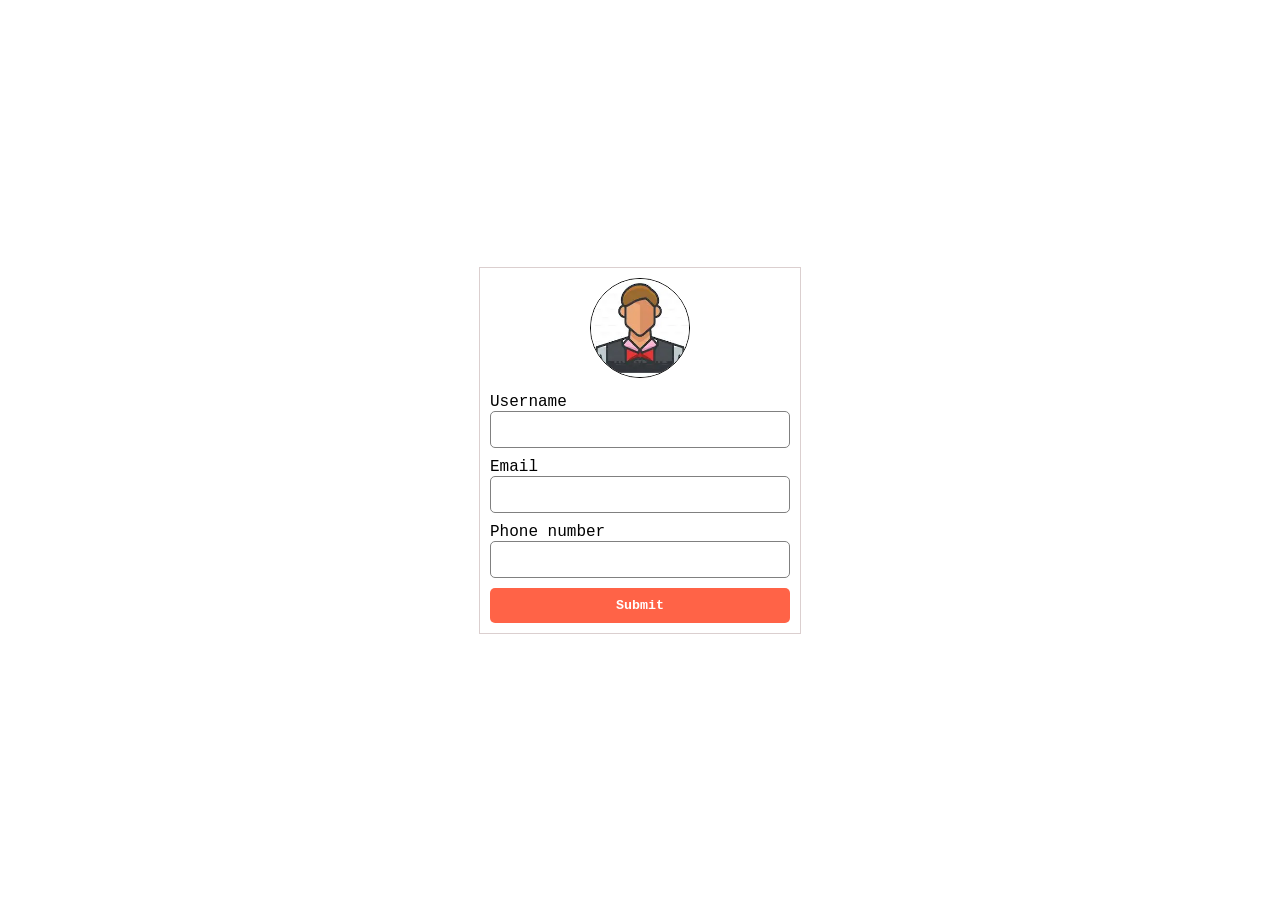
<file: CSS/Day3/Index.html>
<!DOCTYPE html>
<html lang="en">
<head>
    <meta charset="UTF-8">
    <meta name="viewport" content="width=device-width, initial-scale=1.0">
    <title>CSS-class</title>
    <link rel="stylesheet" href="style.css">

</head>
<body>
    <div id="parent">
        <form action="">
            <label for="fileUpload">
                <img src="[data-uri]" alt="">
            </label>
    
            <div class="input-group">
                <label for="">Username</label>
                <input type="text" name="username">
            </div>
    
            <div class="input-group">
                <label for="">Email</label>
                <input type="email">
            </div>

            <div class="input-group">
                <label for="">Phone number</label>
                <input type="number">
            </div>


            <input type="file" id="fileUpload">
            
            <input type="submit"></input>
        </form>
    </div>

</body>
</html>
</file>
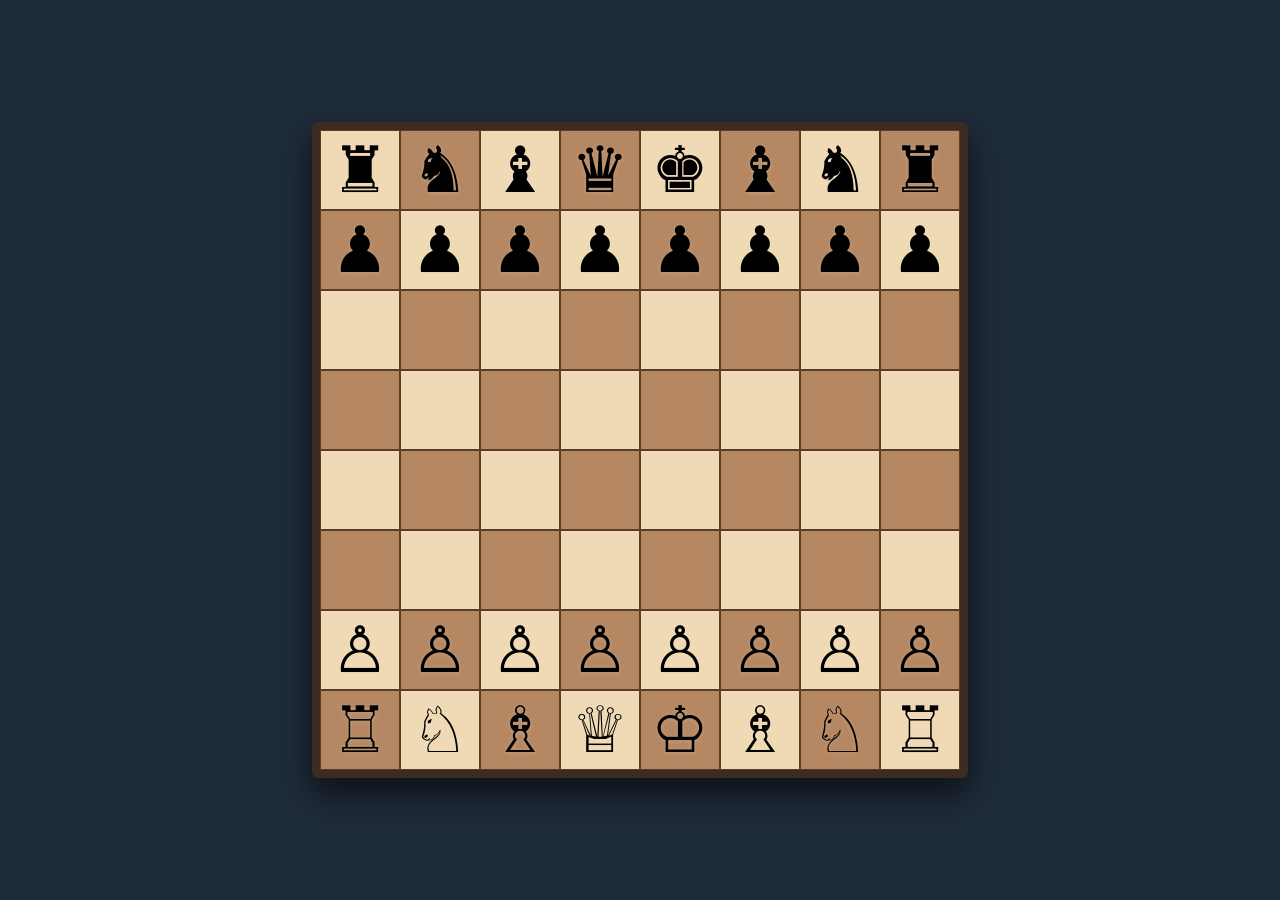
<file: CSS/Day5/index.html>
<!-- chess board UI using flex-box -->
<!DOCTYPE html>
<html lang="en">
<head>
    <meta charset="UTF-8">
    <meta name="viewport" content="width=device-width, initial-scale=1.0">
    <title>Document</title>
    <link rel="stylesheet" href="style.css">

</head>
<body>
    <div class="board">
        <div id="r1" class="row">
            <div id="11" class="cell"><span class="piece">♜</span></div>   <!-- black rook -->
            <div id="12" class="cell"><span class="piece">♞</span></div>   <!-- black knight -->
            <div id="13" class="cell"><span class="piece">♝</span></div>   <!-- black bishop -->
            <div id="14" class="cell"><span class="piece">♛</span></div>   <!-- black queen -->
            <div id="15" class="cell"><span class="piece">♚</span></div>   <!-- black king -->
            <div id="16" class="cell"><span class="piece">♝</span></div>   <!-- black bishop -->
            <div id="17" class="cell"><span class="piece">♞</span></div>   <!-- black knight -->
            <div id="18" class="cell"><span class="piece">♜</span></div>   <!-- black rook -->
        </div>

        <!-- ROW 7 – black pawns -->
        <div id="r2" class="row">
            <div id="21" class="cell"><span class="piece" id="black-pawn-1">♟</span></div>
            <div id="22" class="cell"><span class="piece" id="black-pawn-2">♟</span></div>
            <div id="23" class="cell"><span class="piece" id="black-pawn-3">♟</span></div>
            <div id="24" class="cell"><span class="piece" id="black-pawn-4">♟</span></div>
            <div id="25" class="cell"><span class="piece" id="black-pawn-5">♟</span></div>
            <div id="26" class="cell"><span class="piece" id="black-pawn-6">♟</span></div>
            <div id="27" class="cell"><span class="piece" id="black-pawn-7">♟</span></div>
            <div id="28" class="cell"><span class="piece" id="black-pawn-8">♟</span></div>
        </div>
        
        <div id="r3" class="row">
            <div id="31" class="cell"></div>
            <div id="32" class="cell"></div>
            <div id="33" class="cell"></div>
            <div id="34" class="cell"></div>
            <div id="35" class="cell"></div>
            <div id="36" class="cell"></div>
            <div id="37" class="cell"></div>
            <div id="38" class="cell"></div>
        </div>

        <div id="r4" class="row">
            <div id="41" class="cell"></div>
            <div id="42" class="cell"></div>
            <div id="43" class="cell"></div>
            <div id="44" class="cell"></div>
            <div id="45" class="cell"></div>
            <div id="46" class="cell"></div>
            <div id="47" class="cell"></div>
            <div id="48" class="cell"></div>
        </div>

        <div id="r5" class="row">
            <div id="51" class="cell"></div>
            <div id="52" class="cell"></div>
            <div id="53" class="cell"></div>
            <div id="54" class="cell"></div>
            <div id="55" class="cell"></div>
            <div id="56" class="cell"></div>
            <div id="57" class="cell"></div>
            <div id="58" class="cell"></div>
        </div>

        <div id="r6" class="row">
            <div id="61" class="cell"></div>
            <div id="62" class="cell"></div>
            <div id="63" class="cell"></div>
            <div id="64" class="cell"></div>
            <div id="65" class="cell"></div>
            <div id="66" class="cell"></div>
            <div id="67" class="cell"></div>
            <div id="68" class="cell"></div>
        </div>

        <div id="r7" class="row">
            <div id="71" class="cell"><span class="piece" id="white-pawn-1">♙</span></div>
            <div id="72" class="cell"><span class="piece" id="white-pawn-2">♙</span></div>
            <div id="73" class="cell"><span class="piece" id="white-pawn-3">♙</span></div>
            <div id="74" class="cell"><span class="piece" id="white-pawn-4">♙</span></div>
            <div id="75" class="cell"><span class="piece" id="white-pawn-5">♙</span></div>
            <div id="76" class="cell"><span class="piece" id="white-pawn-6">♙</span></div>
            <div id="77" class="cell"><span class="piece" id="white-pawn-7">♙</span></div>
            <div id="78" class="cell"><span class="piece" id="white-pawn-8">♙</span></div>
        </div>

        <!-- ROW 1 (bottom row) – White pieces -->
        <div id="r8" class="row">
            <div id="81" class="cell"><span class="piece">♖</span></div>   <!-- white rook -->
            <div id="82" class="cell"><span class="piece">♘</span></div>   <!-- white knight -->
            <div id="83" class="cell"><span class="piece">♗</span></div>   <!-- white bishop -->
            <div id="84" class="cell"><span class="piece">♕</span></div>   <!-- white queen -->
            <div id="85" class="cell"><span class="piece">♔</span></div>   <!-- white king -->
            <div id="86" class="cell"><span class="piece">♗</span></div>   <!-- white bishop -->
            <div id="87" class="cell"><span class="piece">♘</span></div>   <!-- white knight -->
            <div id="88" class="cell"><span class="piece">♖</span></div>   <!-- white rook -->
        </div>
    </div>
</body>
</html>
</file>
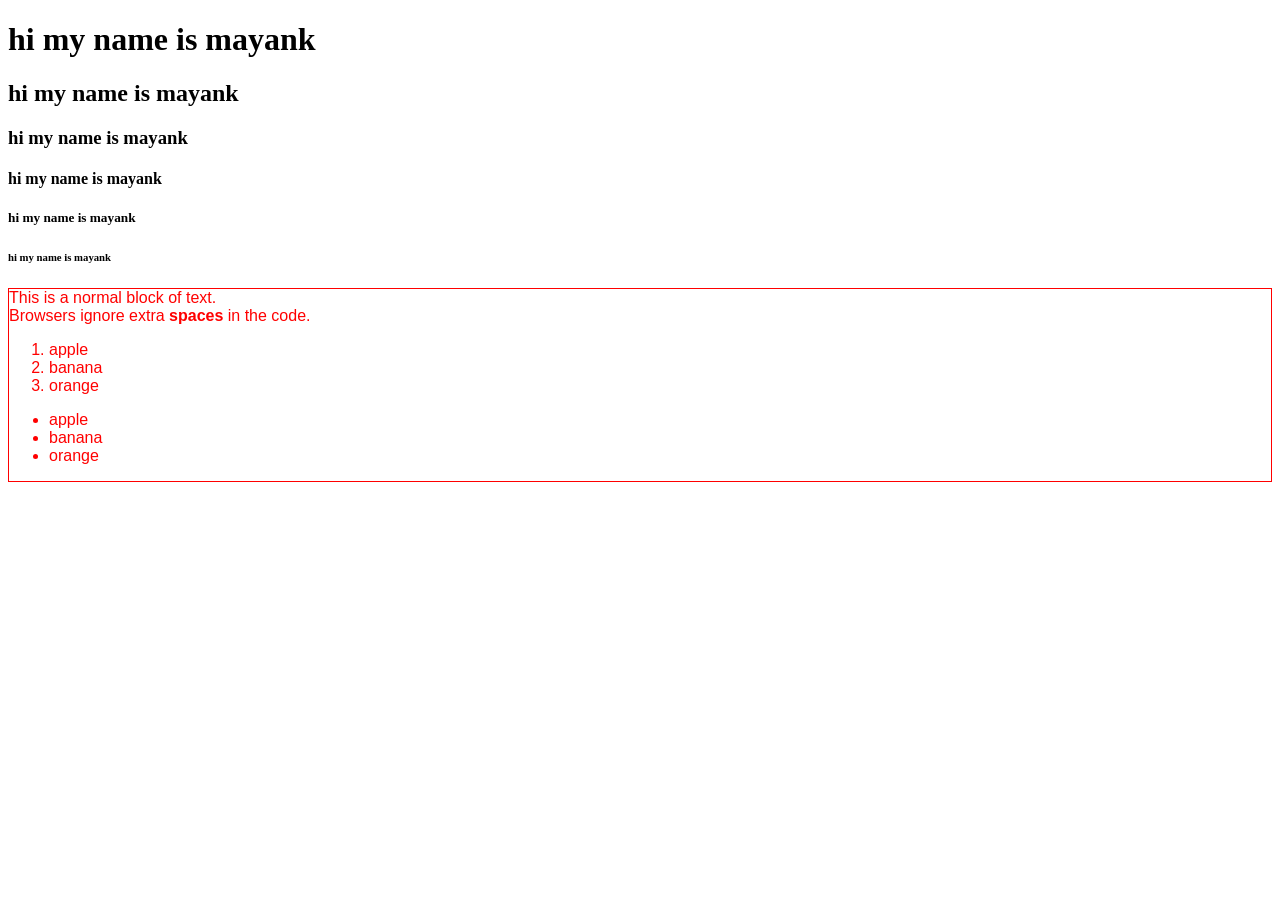
<file: HTML/Day1/index.html>
<!doctype html>

<html lang="en">
  <head>
    <!-- 3. The "Brain": Metadata, title, CSS links. NOT visible on the page. -->
    <meta charset="UTF-8" />
    <!-- Character encoding (handles special characters) -->
    <meta name="viewport" content="width=device-width, initial-scale=1.0" />
    <!-- Responsive design essential -->
    <title>My Web Page</title>
    <!-- Shows in the Browser Tab -->
  </head>

  <body>
    <h1>hi my name is mayank</h1>
    <h2>hi my name is mayank</h2>
    <h3>hi my name is mayank</h3>
    <h4>hi my name is mayank</h4>
    <h5>hi my name is mayank</h5>
    <h6>hi my name is mayank</h6>

    <div style="color: red; font-family: Arial, Helvetica, sans-serif; border: 1px solid;">
      This is a normal block of text.<br/>Browsers ignore extra <strong>spaces</strong> in the code.

      <ol>
        <li>apple</li>
        <li>banana</li>
        <li>orange</li>
      </ol>
  
      <ul>
        <li>apple</li>
        <li>banana</li>
        <li>orange</li>
      </ul>
  </body>
</html>




<!-- 
doctype
html
head
meta
title
body
hn [1-6]
p
br

ol
ul
li



-->
</file>
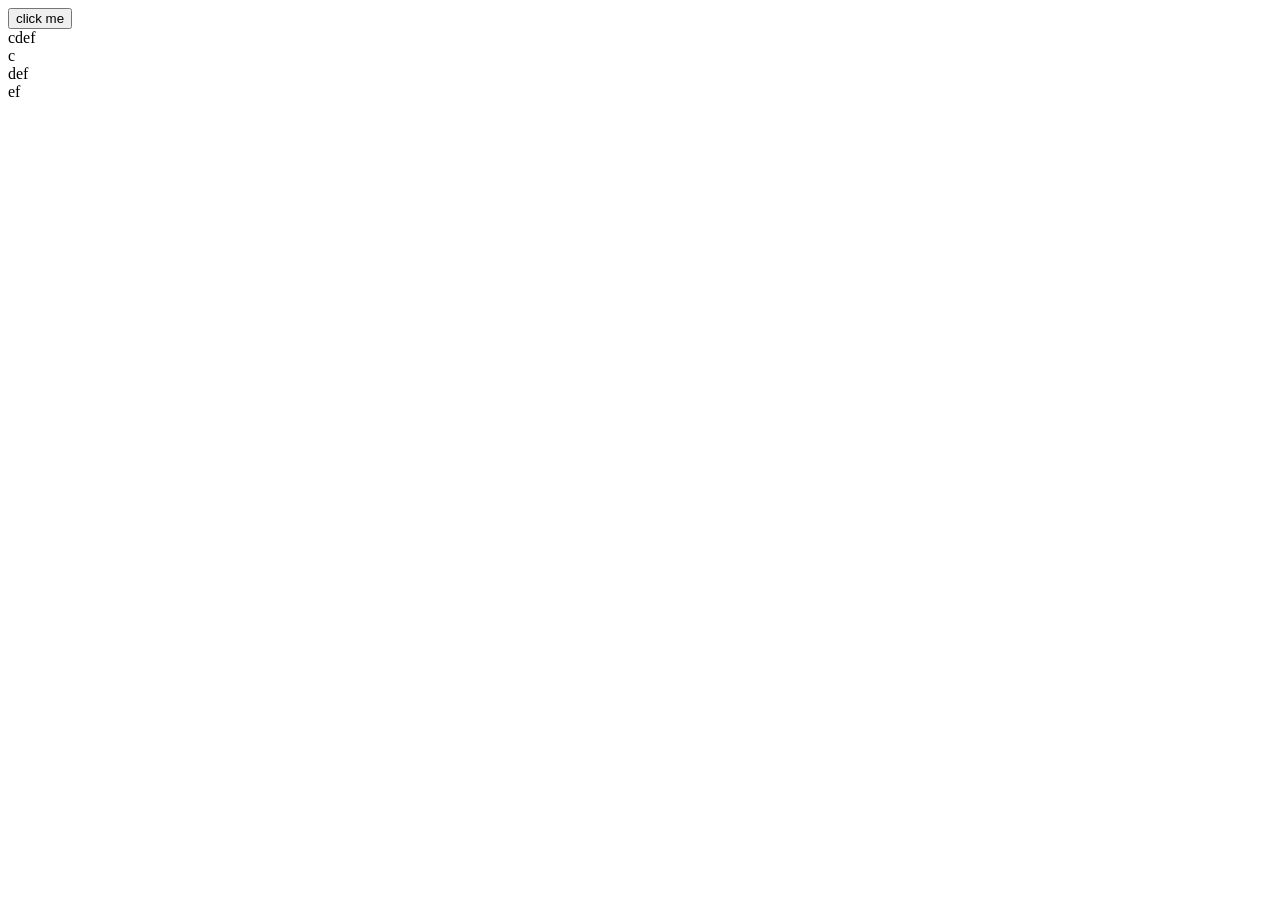
<file: JS/Day8/index.html>
<!DOCTYPE html>
<html lang="en">
<head>
    <meta charset="UTF-8">
    <meta name="viewport" content="width=device-width, initial-scale=1.0">
    <title>Document</title>
</head>
<body>
    <button id="id">click me</button>

    <div class="c">cdef</div>
    <div class="c">c</div>
    <div class="c">def</div>
    <div class="c">ef</div>










    <script src="./functions.js"></script>
    <script src="./selectElement.js"></script>
</body>
</html>
</file>
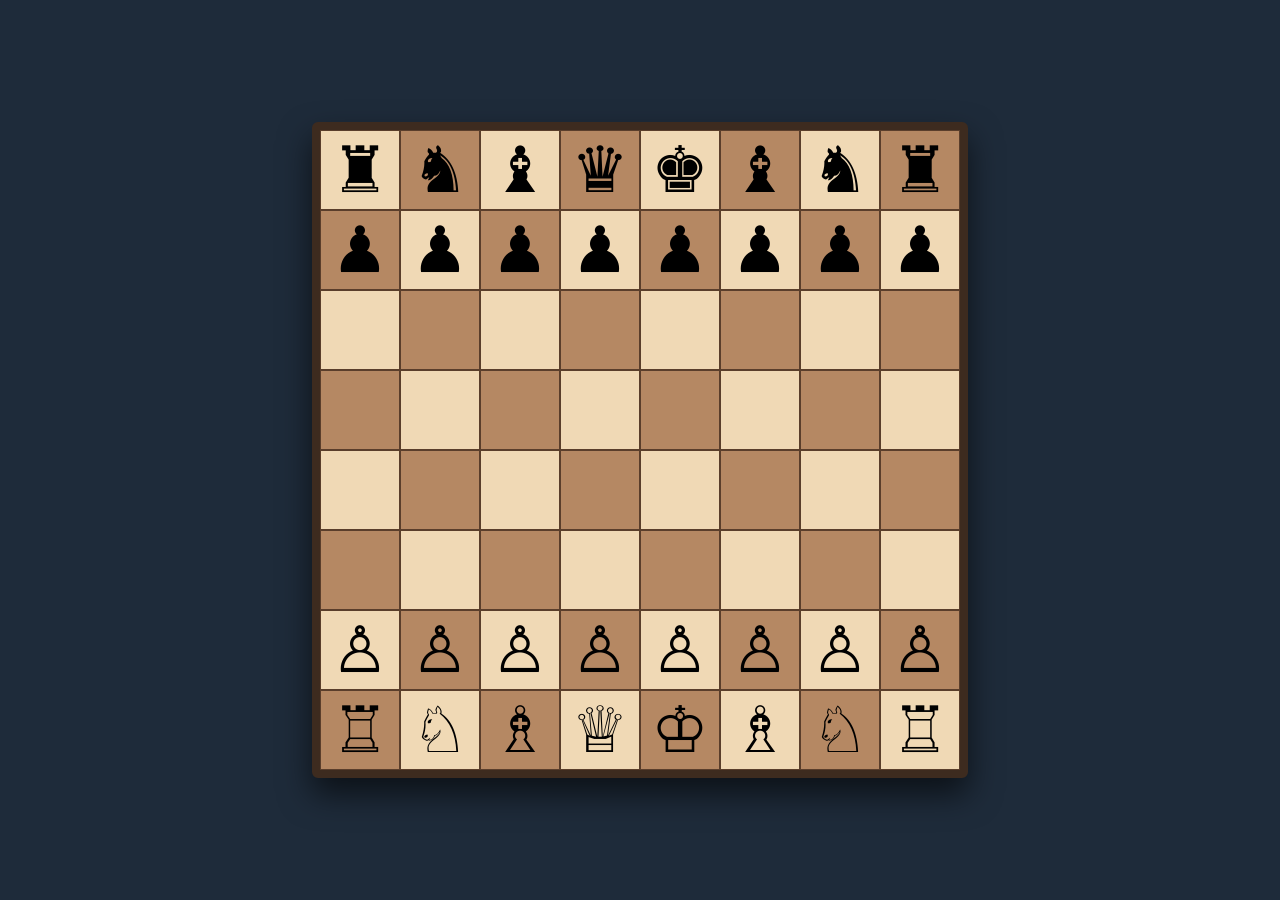
<file: Projects/Chess/index.html>
<!DOCTYPE html>
<html lang="en">
<head>
    <meta charset="UTF-8">
    <meta name="viewport" content="width=device-width, initial-scale=1.0">
    <title>Chess</title>
    <link rel="stylesheet" href="style.css">

</head>
<body>
    <div class="board">
        <div class="row">
            <div class="cell" data-row="1" data-column="1">♜</div>   <!-- black rook -->
            <div class="cell" data-row="1" data-column="2">♞</div>   <!-- black knight -->
            <div class="cell" data-row="1" data-column="3">♝</div>   <!-- black bishop -->
            <div class="cell" data-row="1" data-column="4">♛</div>   <!-- black queen -->
            <div class="cell" data-row="1" data-column="5">♚</div>   <!-- black king -->
            <div class="cell" data-row="1" data-column="6">♝</div>   <!-- black bishop -->
            <div class="cell" data-row="1" data-column="7">♞</div>   <!-- black knight -->
            <div class="cell" data-row="1" data-column="8">♜</div>   <!-- black rook -->
        </div>

        <!-- ROW 7 – black pawns -->
        <div class="row">
            <div class="cell" data-row="2" data-column="1">♟</div>
            <div class="cell" data-row="2" data-column="2">♟</div>
            <div class="cell" data-row="2" data-column="3">♟</div>
            <div class="cell" data-row="2" data-column="4">♟</div>
            <div class="cell" data-row="2" data-column="5">♟</div>
            <div class="cell" data-row="2" data-column="6">♟</div>
            <div class="cell" data-row="2" data-column="7">♟</div>
            <div class="cell" data-row="2" data-column="8">♟</div>
        </div>
        
        <div class="row">
            <div class="cell" data-row="3" data-column="1"></div>
            <div class="cell" data-row="3" data-column="2"></div>
            <div class="cell" data-row="3" data-column="3"></div>
            <div class="cell" data-row="3" data-column="4"></div>
            <div class="cell" data-row="3" data-column="5"></div>
            <div class="cell" data-row="3" data-column="6"></div>
            <div class="cell" data-row="3" data-column="7"></div>
            <div class="cell" data-row="3" data-column="8"></div>
        </div>

        <div class="row">
            <div class="cell" data-row="4" data-column="1"></div>
            <div class="cell" data-row="4" data-column="2"></div>
            <div class="cell" data-row="4" data-column="3"></div>
            <div class="cell" data-row="4" data-column="4"></div>
            <div class="cell" data-row="4" data-column="5"></div>
            <div class="cell" data-row="4" data-column="6"></div>
            <div class="cell" data-row="4" data-column="7"></div>
            <div class="cell" data-row="4" data-column="8"></div>
        </div>

        <div class="row">
            <div class="cell" data-row="5" data-column="1"></div>
            <div class="cell" data-row="5" data-column="2"></div>
            <div class="cell" data-row="5" data-column="3"></div>
            <div class="cell" data-row="5" data-column="4"></div>
            <div class="cell" data-row="5" data-column="5"></div>
            <div class="cell" data-row="5" data-column="6"></div>
            <div class="cell" data-row="5" data-column="7"></div>
            <div class="cell" data-row="5" data-column="8"></div>
        </div>

        <div class="row">
            <div class="cell" data-row="6" data-column="1"></div>
            <div class="cell" data-row="6" data-column="2"></div>
            <div class="cell" data-row="6" data-column="3"></div>
            <div class="cell" data-row="6" data-column="4"></div>
            <div class="cell" data-row="6" data-column="5"></div>
            <div class="cell" data-row="6" data-column="6"></div>
            <div class="cell" data-row="6" data-column="7"></div>
            <div class="cell" data-row="6" data-column="8"></div>
        </div>

        <div class="row">
            <div class="cell" data-row="7" data-column="1">♙</div>
            <div class="cell" data-row="7" data-column="2">♙</div>
            <div class="cell" data-row="7" data-column="3">♙</div>
            <div class="cell" data-row="7" data-column="4">♙</div>
            <div class="cell" data-row="7" data-column="5">♙</div>
            <div class="cell" data-row="7" data-column="6">♙</div>
            <div class="cell" data-row="7" data-column="7">♙</div>
            <div class="cell" data-row="7" data-column="8">♙</div>
        </div>

        <!-- ROW 1 (bottom row) – White pieces -->
        <div class="row">
            <div class="cell" data-row="8" data-column="1">♖</div>   <!-- white rook -->
            <div class="cell" data-row="8" data-column="2">♘</div>   <!-- white knight -->
            <div class="cell" data-row="8" data-column="3">♗</div>   <!-- white bishop -->
            <div class="cell" data-row="8" data-column="4">♕</div>   <!-- white queen -->
            <div class="cell" data-row="8" data-column="5">♔</div>   <!-- white king -->
            <div class="cell" data-row="8" data-column="6">♗</div>   <!-- white bishop -->
            <div class="cell" data-row="8" data-column="7">♘</div>   <!-- white knight -->
            <div class="cell" data-row="8" data-column="8">♖</div>   <!-- white rook --> 
        </div>
    </div>

    <script src="./stript.js" type="module"></script>

</body>
</html>
</file>
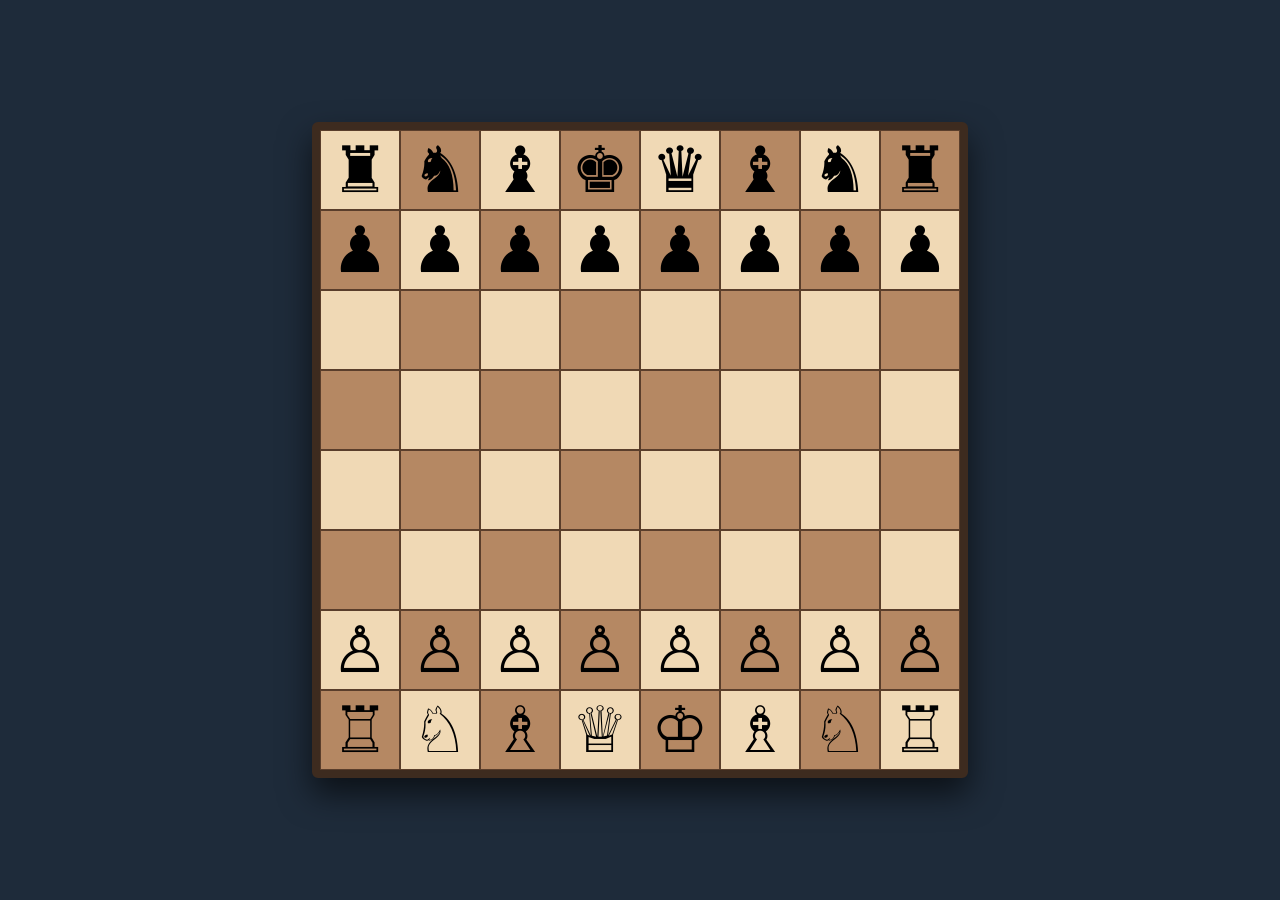
<file: Projects/Chess_2/index.html>
<!DOCTYPE html>
<html lang="en">
<head>
    <meta charset="UTF-8">
    <meta name="viewport" content="width=device-width, initial-scale=1.0">
    <title>Chess</title>
    <link rel="stylesheet" href="style.css">

</head>
<body>

    <script src="./stript.js" type="module"></script>
    <script src="./FillTheBoard.js"></script>
</body>
</html>
</file>
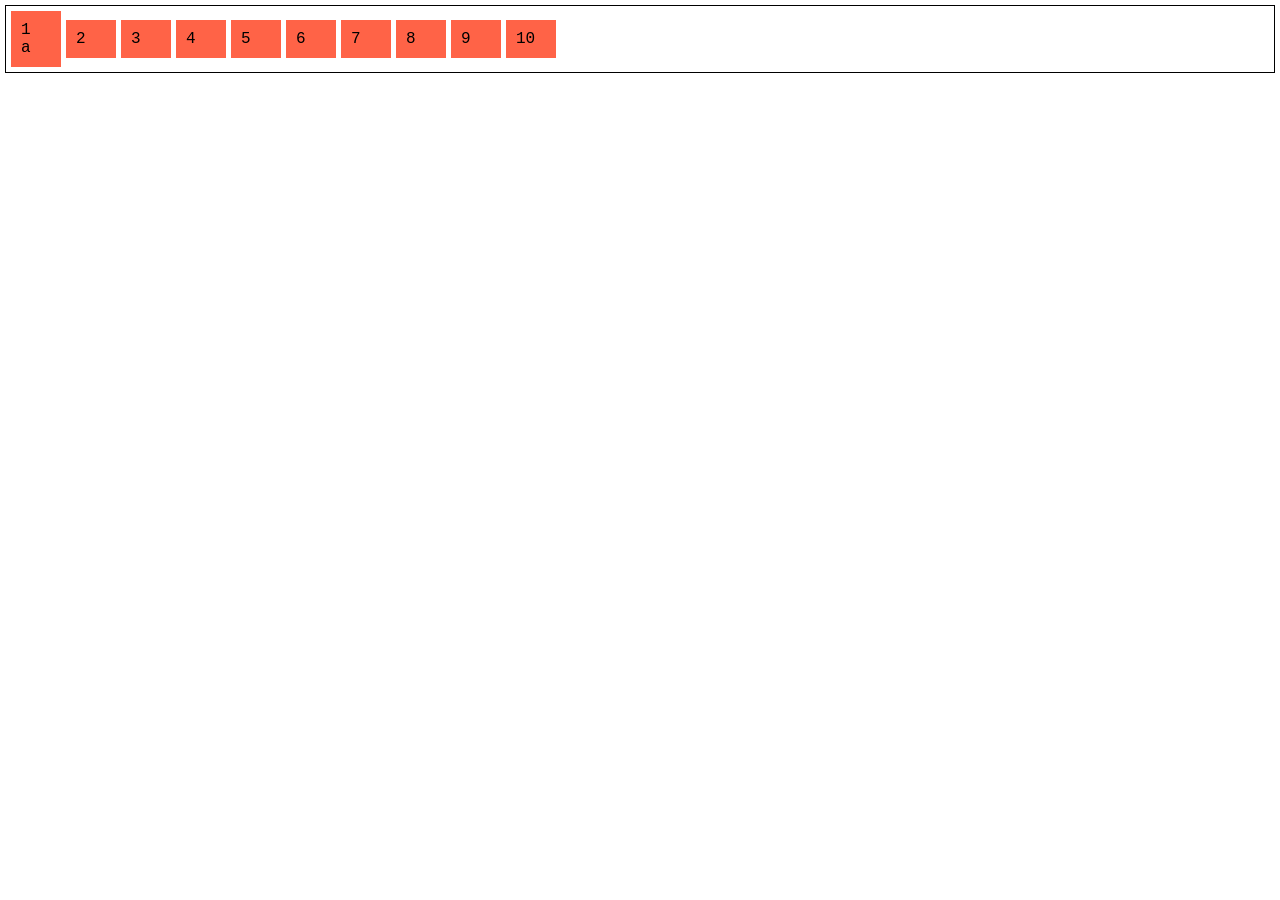
<file: CSS/Day4/flex.html>
<!DOCTYPE html>
<html lang="en">
<head>
    <meta charset="UTF-8">
    <meta name="viewport" content="width=device-width, initial-scale=1.0">
    <title>Document</title>
    <link rel="stylesheet" href="style.css">
</head>
<body>
    <div class="container">
        <div class="child">1
            <br>
            a
        </div>
        <div class="child">2</div>
        <div class="child">3</div>
        <div class="child">4</div>
        <div class="child">5</div>
        <div class="child">6</div>
        <div class="child">7</div>
        <div class="child">8</div>
        <div class="child">9</div>
        <div class="child">10</div>
    </div>
</body>
</html>
</file>
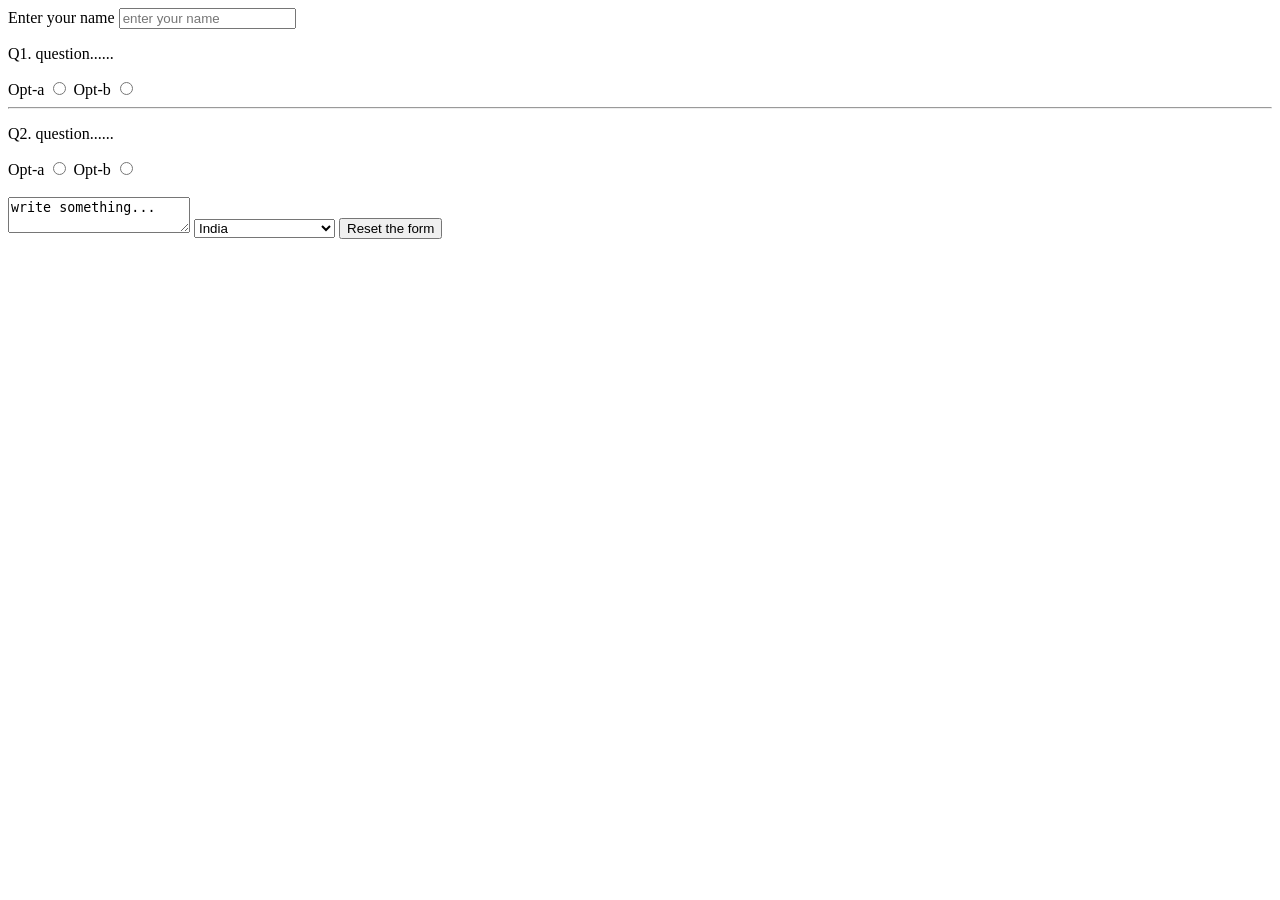
<file: HTML/Day2/form.html>
<!DOCTYPE html>
<html lang="en">
<head>
    <meta charset="UTF-8">
    <meta name="viewport" content="width=device-width, initial-scale=1.0">
    <title>Document</title>
</head>
<body>
    

    <!-- form -->
    <form action="./form.html" method="">
        <div>
            <label for="name_field">Enter your name</label>
            <input type="text" name="" id="name_field" placeholder="enter your name">
        </div>

        <div>
            <p>Q1. question......</p>
    
            <label for="q1_a">Opt-a</label>
            <input type="radio" name="q1" value="a" id="q1_a" required>
    
            <label for="">Opt-b</label>
            <input type="radio" name="q1" value="b" id="q1_b" required>
        </div>

        <hr>

        <div id="d1">
            <p>Q2. question......</p>
            <label for="">Opt-a</label>
    
            <input type="radio" name="q2" value="b">
            <label for="">Opt-b</label>
            <input type="radio" name="q2" value="c">
        </div>

        <br>

        <textarea name="" id="">
write something...
        </textarea>

        <select name="" id="">
            <option disabled>Select Your Country</option>

            <option value="India">India</option>
            <option value="America">America</option>
            <option value="Russia">Russia</option>
        </select>

        <button>Reset the form</button>

    </form>
</body>
</html>
</file>
<file: CSS/Day3/style.css>
* {
    padding: 0;
    margin: 0;
    box-sizing: border-box;
    font-family: 'Courier New', Courier, monospace;
}

#parent {
    padding: 10px;
    display: flex;
    align-items: center;
    justify-content: center;
    height: 100vh;
}

form {
    border: 1px solid rgb(219, 207, 207);
    display: flex;
    flex-direction: column;
    gap: 10px;
    width: fit-content;
    padding: 10px;
    align-items: center;
}

form > div {
    /* border: 1px solid; */
    display: flex;
    flex-direction: column;
}

img{
    border: 1px solid;
    width: 100px;
    height: 100px;
    border-radius: 50%;
}

#fileUpload{
    display: none;
}

input{
    padding: 10px;
    border-radius: 5px;
    border: 1px solid grey;
    width: 300px;
}

input[type="submit"]{
    width: 100%;
    background-color: tomato;
    border: none;
    color: white;
    font-weight: bold;
}
</file>
<file: CSS/Day5/style.css>
/* ── reset & base ── */
* {
    margin: 0;
    padding: 0;
    box-sizing: border-box;
}

body {
    background: #1e2b3a;
    min-height: 100vh;
    display: flex;
    justify-content: center;
    align-items: center;
    font-family: system-ui, 'Segoe UI', Roboto, sans-serif;
}

.board {
    display: flex;
    flex-direction: column;
    border: 8px solid #3d2b1f;
    border-radius: 6px;
    box-shadow: 0 16px 32px rgba(0, 0, 0, 0.6);
    background: #3d2b1f;
}

.row {
    display: flex;
}

.cell {
    width: 12vw;
    height: 12vw;
    max-width: 80px;
    max-height: 80px;
    min-width: 44px;
    min-height: 44px;
    background: #f0d9b5;
    /* light square */
    display: flex;
    align-items: center;
    justify-content: center;
    font-size: 5vw;
    /* responsive piece size */
    transition: 0.1s ease;
    border: 1px solid #5a3e2b;
    cursor: default;
    user-select: none;
}

/* ── chessboard alternating colours ── */
.row:nth-child(even) .cell:nth-child(odd) {
    background: #b58863;
    /* dark square */
}

.row:nth-child(odd) .cell:nth-child(even) {
    background: #b58863;
    /* dark square */
}

/* ── piece colour contrast on dark squares ── */
.row:nth-child(even) .cell:nth-child(odd) .piece {
    filter: drop-shadow(0 1px 2px rgba(255, 255, 255, 0.2));
}

.row:nth-child(odd) .cell:nth-child(even) .piece {
    filter: drop-shadow(0 1px 2px rgba(255, 255, 255, 0.2));
}

/* ── responsive sizing ── */
@media (max-width: 600px) {
    .cell {
        width: 11vw;
        height: 11vw;
        min-width: 34px;
        min-height: 34px;
        font-size: 5.5vw;
    }
}

@media (max-width: 420px) {
    .cell {
        width: 10vw;
        height: 10vw;
        min-width: 28px;
        min-height: 28px;
        font-size: 5vw;
    }
}

/* ── small hover effect ── */
.cell:hover {
    filter: brightness(1.06);
    transform: scale(0.97);
    transition: 0.08s;
}

/* piece class – just for clarity (optional) */
.piece {
    line-height: 1;
    pointer-events: none;
}
</file>
<file: Projects/Chess/style.css>
/* ── reset & base ── */
* {
    margin: 0;
    padding: 0;
    box-sizing: border-box;
}

body {
    background: #1e2b3a;
    min-height: 100vh;
    display: flex;
    justify-content: center;
    align-items: center;
    font-family: system-ui, 'Segoe UI', Roboto, sans-serif;
}

.board {
    display: flex;
    flex-direction: column;
    border: 8px solid #3d2b1f;
    border-radius: 6px;
    box-shadow: 0 16px 32px rgba(0, 0, 0, 0.6);
    background: #3d2b1f;
}

.row {
    display: flex;
}

.cell {
    width: 12vw;
    height: 12vw;
    max-width: 80px;
    max-height: 80px;
    min-width: 44px;
    min-height: 44px;
    background: #f0d9b5;
    /* light square */
    display: flex;
    align-items: center;
    justify-content: center;
    font-size: 5vw;
    /* responsive piece size */
    transition: 0.1s ease;
    border: 1px solid #5a3e2b;
    cursor: default;
    user-select: none;
}

/* ── chessboard alternating colours ── */
.row:nth-child(even) .cell:nth-child(odd) {
    background: #b58863;
    /* dark square */
}

.row:nth-child(odd) .cell:nth-child(even) {
    background: #b58863;
    /* dark square */
}

/* ── piece colour contrast on dark squares ── */
.row:nth-child(even) .cell:nth-child(odd) .piece {
    filter: drop-shadow(0 1px 2px rgba(255, 255, 255, 0.2));
}

.row:nth-child(odd) .cell:nth-child(even) .piece {
    filter: drop-shadow(0 1px 2px rgba(255, 255, 255, 0.2));
}

/* ── responsive sizing ── */
@media (max-width: 600px) {
    .cell {
        width: 11vw;
        height: 11vw;
        min-width: 34px;
        min-height: 34px;
        font-size: 5.5vw;
    }
}

@media (max-width: 420px) {
    .cell {
        width: 10vw;
        height: 10vw;
        min-width: 28px;
        min-height: 28px;
        font-size: 5vw;
    }
}

/* ── small hover effect ── */
.cell:hover {
    filter: brightness(1.06);
    transform: scale(0.97);
    transition: 0.08s;
}





/* Highlight */
.cell.highlighted {
    background-color: rgb(0, 187, 255) !important;
}

.cell.highlighted_current{
    background-color: rgb(0, 255, 145) !important;
}

.cell.highlighted_killTarget{
    background-color: rgb(255, 21, 0) !important;
}
</file>
<file: Projects/Chess_2/style.css>
/* ── reset & base ── */
* {
    margin: 0;
    padding: 0;
    box-sizing: border-box;
}

body {
    background: #1e2b3a;
    min-height: 100vh;
    display: flex;
    justify-content: center;
    align-items: center;
    font-family: system-ui, 'Segoe UI', Roboto, sans-serif;
}

.board {
    display: flex;
    flex-direction: column;
    border: 8px solid #3d2b1f;
    border-radius: 6px;
    box-shadow: 0 16px 32px rgba(0, 0, 0, 0.6);
    background: #3d2b1f;
}

.row {
    display: flex;
}

.cell {
    width: 12vw;
    height: 12vw;
    max-width: 80px;
    max-height: 80px;
    min-width: 44px;
    min-height: 44px;
    background: #f0d9b5;
    /* light square */
    display: flex;
    align-items: center;
    justify-content: center;
    font-size: 5vw;
    /* responsive piece size */
    transition: 0.1s ease;
    border: 1px solid #5a3e2b;
    cursor: default;
    user-select: none;
}

/* ── chessboard alternating colours ── */
.row:nth-child(even) .cell:nth-child(odd) {
    background: #b58863;
    /* dark square */
}

.row:nth-child(odd) .cell:nth-child(even) {
    background: #b58863;
    /* dark square */
}

/* ── piece colour contrast on dark squares ── */
.row:nth-child(even) .cell:nth-child(odd) .piece {
    filter: drop-shadow(0 1px 2px rgba(255, 255, 255, 0.2));
}

.row:nth-child(odd) .cell:nth-child(even) .piece {
    filter: drop-shadow(0 1px 2px rgba(255, 255, 255, 0.2));
}

/* ── responsive sizing ── */
@media (max-width: 600px) {
    .cell {
        width: 11vw;
        height: 11vw;
        min-width: 34px;
        min-height: 34px;
        font-size: 5.5vw;
    }
}

@media (max-width: 420px) {
    .cell {
        width: 10vw;
        height: 10vw;
        min-width: 28px;
        min-height: 28px;
        font-size: 5vw;
    }
}

/* ── small hover effect ── */
.cell:hover {
    filter: brightness(1.06);
    transform: scale(0.97);
    transition: 0.08s;
}





/* Highlight */
.cell.highlighted {
    background-color: rgb(0, 187, 255) !important;
}

.cell.highlighted_current{
    background-color: rgb(0, 255, 145) !important;
}

.cell.highlighted_killTarget{
    background-color: rgb(255, 21, 0) !important;
}
</file>
<file: CSS/Day4/style.css>
* {
    padding: 0;
    margin: 0;
    box-sizing: border-box;
    font-family: 'Courier New', Courier, monospace;
}

.container{
    border: 1px solid;
    margin: 5px;
    padding: 5px;

    display: flex;
    gap: 5px;
    /* flex-direction: row-reverse; */
    flex-wrap: wrap;
    align-items: center;
}

.child{
    padding: 10px;
    /* margin: 10px; */
    background-color: tomato;
    width: 50px;
    height: fit-content;
}
</file>
